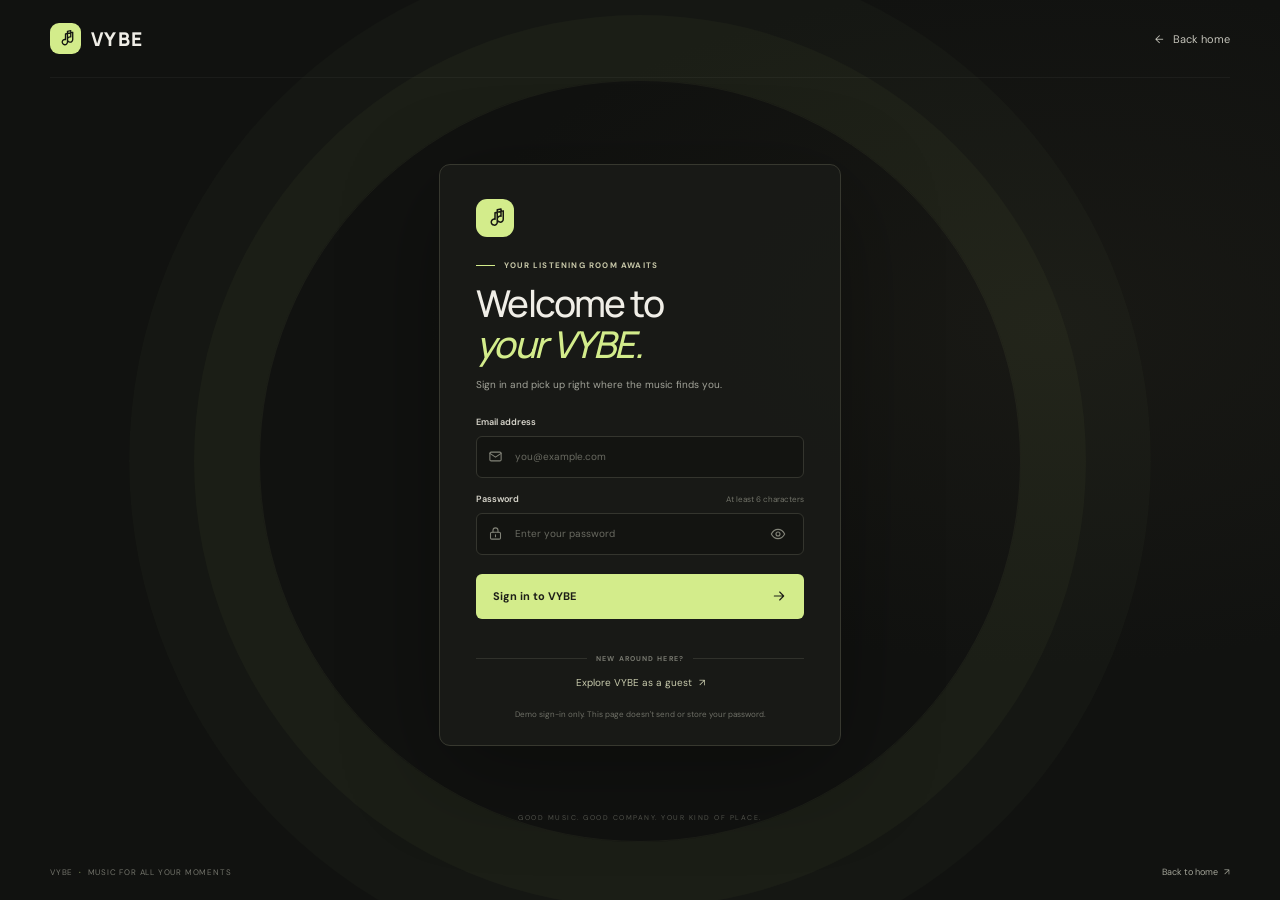
<file: login.html>
<!doctype html>
<html lang="en">
  <head>
    <meta charset="UTF-8" />
    <meta name="viewport" content="width=device-width, initial-scale=1.0" />
    <meta name="theme-color" content="#111210" />
    <meta name="description" content="Sign in to VYBE and get back to the music you love." />
    <title>Sign in — VYBE</title>
    <link rel="preconnect" href="https://fonts.googleapis.com" />
    <link rel="preconnect" href="https://fonts.gstatic.com" crossorigin />
    <link
      href="https://fonts.googleapis.com/css2?family=DM+Sans:wght@400;500;600;700&family=Manrope:wght@400;500;600;700;800&display=swap"
      rel="stylesheet"
    />
    <link rel="stylesheet" href="portal.css" />
    <script src="portal.js" defer></script>
  </head>
  <body class="portal-page login-page">
    <header class="portal-header">
      <a class="portal-brand" href="index.html" aria-label="Back to VYBE home">
        <span class="portal-brand-icon" aria-hidden="true">
          <svg viewBox="0 0 32 32"><path d="M19 5v16.5a4 4 0 1 1-3-3.87V9l11-2.5v11a4 4 0 1 1-3-3.87V4l-5 1Z" /></svg>
        </span>
        <span>VYBE</span>
      </a>
      <a class="header-login" href="index.html"><span aria-hidden="true">←</span> Back home</a>
    </header>

    <main class="login-main">
      <section class="login-card" aria-labelledby="login-title">
        <div class="login-card-mark" aria-hidden="true">
          <svg viewBox="0 0 32 32"><path d="M19 5v16.5a4 4 0 1 1-3-3.87V9l11-2.5v11a4 4 0 1 1-3-3.87V4l-5 1Z" /></svg>
        </div>
        <p class="portal-eyebrow login-eyebrow"><span></span> YOUR LISTENING ROOM AWAITS</p>
        <h1 id="login-title">Welcome to<br /><em>your VYBE.</em></h1>
        <p class="login-intro">Sign in and pick up right where the music finds you.</p>

        <form class="login-form" id="login-form">
          <label for="email">Email address</label>
          <div class="login-input-wrap">
            <svg viewBox="0 0 24 24" aria-hidden="true"><rect x="3" y="5" width="18" height="14" rx="2" /><path d="m3 7 9 6 9-6" /></svg>
            <input id="email" name="email" type="email" placeholder="you@example.com" autocomplete="email" required />
          </div>

          <div class="password-label">
            <label for="password">Password</label>
            <span>At least 6 characters</span>
          </div>
          <div class="login-input-wrap">
            <svg viewBox="0 0 24 24" aria-hidden="true"><rect x="4" y="10" width="16" height="11" rx="2" /><path d="M8 10V7a4 4 0 0 1 8 0v3M12 14v3" /></svg>
            <input id="password" name="password" type="password" placeholder="Enter your password" autocomplete="current-password" minlength="6" required />
            <button class="password-toggle" type="button" aria-label="Show password" aria-pressed="false">
              <svg viewBox="0 0 24 24" aria-hidden="true"><path d="M2 12s3.6-7 10-7 10 7 10 7-3.6 7-10 7-10-7-10-7Z" /><circle cx="12" cy="12" r="3" /></svg>
            </button>
          </div>

          <button class="portal-button login-submit" type="submit">
            Sign in to VYBE
            <svg viewBox="0 0 24 24" aria-hidden="true"><path d="M5 12h14m-6-6 6 6-6 6" /></svg>
          </button>
          <p class="login-message" id="login-message" role="status" aria-live="polite"></p>
        </form>

        <div class="login-divider"><span></span> NEW AROUND HERE? <span></span></div>
        <a class="create-account-link" href="index.html">Explore VYBE as a guest <span aria-hidden="true">↗</span></a>
        <p class="demo-notice">Demo sign-in only. This page doesn't send or store your password.</p>
      </section>
      <p class="login-backdrop-note">GOOD MUSIC. GOOD COMPANY. YOUR KIND OF PLACE.</p>
    </main>

    <footer class="portal-footer">
      <span>VYBE <span class="footer-dot">·</span> MUSIC FOR ALL YOUR MOMENTS</span>
      <a href="index.html">Back to home <span aria-hidden="true">↗</span></a>
    </footer>
  </body>
</html>
</file>
<file: portal.css>
:root {
  color-scheme: dark;
  --portal-bg: #111210;
  --portal-panel: #191a17;
  --portal-line: #2e3029;
  --portal-text: #f0eee7;
  --portal-muted: #9c9d93;
  --portal-lime: #d3ec8b;
  --portal-orange: #e88962;
  --portal-font-display: "Manrope", sans-serif;
  --portal-font-body: "DM Sans", sans-serif;
}

* { box-sizing: border-box; }
html { min-width: 320px; min-height: 100%; }
body { margin: 0; min-height: 100vh; color: var(--portal-text); background: var(--portal-bg); font-family: var(--portal-font-body); -webkit-font-smoothing: antialiased; }
a { color: inherit; text-decoration: none; }
button, input { font: inherit; }
button:focus-visible, a:focus-visible, input:focus-visible { outline: 2px solid var(--portal-lime); outline-offset: 4px; }
svg { width: 20px; height: 20px; fill: none; stroke: currentColor; stroke-width: 1.7; stroke-linecap: round; stroke-linejoin: round; }

.portal-page { display: flex; flex-direction: column; overflow-x: hidden; background: radial-gradient(ellipse at 82% 36%, #33302438 0%, transparent 42%), var(--portal-bg); }
.portal-header, .portal-footer { display: flex; align-items: center; justify-content: space-between; width: min(100% - 88px, 1180px); margin-right: auto; margin-left: auto; }
.portal-header { height: 78px; flex: 0 0 78px; border-bottom: 1px solid #ffffff0b; }
.portal-brand { display: inline-flex; align-items: center; gap: 10px; font-family: var(--portal-font-display); font-size: 19px; font-weight: 800; letter-spacing: 1.4px; }
.portal-brand-icon { display: grid; width: 31px; height: 31px; place-items: center; color: #141512; border-radius: 9px; background: var(--portal-lime); }
.portal-brand-icon svg { width: 21px; height: 21px; stroke-width: 2; }
.header-login { display: inline-flex; align-items: center; gap: 9px; color: #c3c2b9; font-size: 11px; transition: color .2s; }
.header-login:hover, .portal-footer a:hover { color: var(--portal-lime); }

.landing-hero { position: relative; display: grid; grid-template-columns: 1fr 1fr; align-items: center; width: min(100% - 88px, 1180px); min-height: 493px; margin: 31px auto 0; overflow: hidden; border: 1px solid #474337; border-radius: 13px; background: linear-gradient(113deg, #24231d 0%, #23221c 42%, #30271f 100%); }
.landing-hero::before { position: absolute; inset: 0; background: linear-gradient(90deg, #22221d 0%, #22221d 32%, #22221dcf 48%, #22221d18 100%), url("https://images.unsplash.com/photo-1470252649378-9c29740c9fa8?auto=format&fit=crop&w=1800&q=85") center 48% / cover; opacity: .68; content: ""; }
.landing-copy { position: relative; z-index: 2; align-self: stretch; display: flex; flex-direction: column; justify-content: center; padding: 45px 0 47px clamp(36px, 6vw, 78px); }
.portal-eyebrow { display: flex; align-items: center; gap: 9px; margin: 0 0 19px; color: #c8c8a9; font-size: 9px; font-weight: 700; letter-spacing: 1.65px; }
.portal-eyebrow > span { width: 19px; height: 1px; background: var(--portal-lime); }
.landing-copy h1, .login-card h1 { margin: 0; font-family: var(--portal-font-display); font-size: clamp(43px, 5.4vw, 68px); font-weight: 500; letter-spacing: -3.8px; line-height: 1.05; }
.landing-copy h1 em, .login-card h1 em { color: var(--portal-lime); font-weight: 500; }
.landing-description { max-width: 390px; margin: 19px 0 23px; color: #bbb9ab; font-size: 12px; line-height: 1.8; }
.landing-actions { display: flex; align-items: center; flex-wrap: wrap; gap: 17px; }
.portal-button { display: inline-flex; align-items: center; justify-content: center; gap: 20px; min-height: 45px; padding: 0 17px; color: #1d1e18; border: 0; border-radius: 6px; background: var(--portal-lime); font-size: 11px; font-weight: 700; transition: transform .2s, filter .2s; cursor: pointer; }
.portal-button:hover { transform: translateY(-2px); filter: brightness(1.05); }
.portal-button svg { width: 16px; height: 16px; }
.landing-caption { color: #aaa99d; font-size: 9px; }
.landing-social-proof { display: flex; align-items: center; gap: 12px; margin-top: 37px; color: #aaa99e; font-size: 9px; line-height: 1.6; }
.proof-avatars { display: flex; padding-left: 4px; }
.proof-avatars img { width: 26px; height: 26px; margin-left: -4px; border: 2px solid #292820; border-radius: 50%; object-fit: cover; }

.landing-art { position: relative; align-self: stretch; min-height: 430px; overflow: hidden; }
.art-glow { position: absolute; top: 50%; left: 52%; width: min(410px, 86%); aspect-ratio: 1; border-radius: 50%; background: radial-gradient(circle, #f8b28085 0%, #d979573b 38%, #30271f00 72%); filter: blur(7px); transform: translate(-50%, -50%); }
.art-orbit { position: absolute; top: 49%; left: 52%; width: 79%; height: 52%; border: 1px solid #e8c79455; border-radius: 50%; transform: translate(-50%, -50%) rotate(-24deg); }
.orbit-b { width: 67%; height: 77%; border-color: #e39b7270; transform: translate(-50%, -50%) rotate(35deg); }
.orbit-c { width: 95%; height: 36%; border-color: #d4df9760; transform: translate(-50%, -50%) rotate(48deg); }
.art-disc { position: absolute; top: 49%; left: 52%; display: grid; width: clamp(150px, 21vw, 240px); aspect-ratio: 1; place-items: center; overflow: hidden; border: 1px solid #f3d09b9c; border-radius: 50%; background: repeating-radial-gradient(circle, #df9169 0 3px, #b85e50 4px 5px, #e5a576 6px 7px); box-shadow: 0 0 55px #de896a70, inset -16px -16px 36px #572f36a1; transform: translate(-50%, -50%) rotate(-14deg); }
.art-disc::after { position: absolute; inset: 12%; border: 1px solid #f4cb9d88; border-radius: 50%; content: ""; }
.disc-core { z-index: 1; width: 37%; aspect-ratio: 1; border: 1px solid #ffdc9c; border-radius: 50%; background: radial-gradient(circle at 34% 30%, #f8d69c, #c56450 75%); box-shadow: 0 0 25px #f6d29b79; }
.disc-label { position: absolute; z-index: 2; right: 25%; bottom: 30%; display: flex; align-items: center; gap: 5px; color: #ffe3b4; font-family: var(--portal-font-display); font-size: 8px; font-weight: 800; letter-spacing: 1px; transform: rotate(14deg); }.disc-label span { color: var(--portal-lime); font-size: 12px; }
.floating-note { position: absolute; color: #e2d79c; font-family: var(--portal-font-display); font-size: 32px; }.note-one { top: 20%; left: 22%; transform: rotate(-15deg); }.note-two { right: 16%; bottom: 25%; color: #e89a77; transform: rotate(13deg); }
.art-side-label { position: absolute; top: 48%; left: 7%; color: #dbd3bc; font-size: 7px; letter-spacing: 1.35px; transform: rotate(-90deg); transform-origin: left center; }
.art-track-label { position: absolute; right: 26px; bottom: 42px; display: grid; gap: 5px; color: #f4dbb8; text-align: right; }.art-track-label span { color: #c4b393; font-size: 7px; letter-spacing: 1.2px; }.art-track-label strong { font-family: var(--portal-font-display); font-size: 9px; letter-spacing: 1px; }
.art-wave { position: absolute; bottom: 49px; left: 34px; display: flex; align-items: center; gap: 3px; height: 23px; }.art-wave span { width: 2px; border-radius: 2px; background: #d1e48c; }.art-wave span:nth-child(4n+1) { height: 7px; }.art-wave span:nth-child(4n+2) { height: 15px; }.art-wave span:nth-child(4n+3) { height: 21px; }.art-wave span:nth-child(4n) { height: 11px; }
.hero-edition { position: absolute; right: 20px; top: 18px; z-index: 2; color: #ded3ba; font-size: 7px; font-weight: 700; letter-spacing: 1.2px; }.hero-edition span { padding: 0 5px; color: var(--portal-lime); }

.portal-highlights { display: grid; grid-template-columns: repeat(3, 1fr); gap: 13px; width: min(100% - 88px, 1180px); margin: 23px auto 0; }
.highlight-card { position: relative; min-height: 120px; padding: 17px 19px; border: 1px solid #2d2e28; border-radius: 8px; background: linear-gradient(140deg, #1a1b18, #171815); }
.highlight-number { position: absolute; top: 16px; right: 16px; color: #64655b; font-size: 8px; letter-spacing: 1px; }
.highlight-icon { color: var(--portal-lime); font-size: 18px; }.highlight-icon-orange { color: #e89773; }.highlight-icon-blue { color: #9cb9ba; }
.highlight-card h2 { margin: 8px 0 5px; font-family: var(--portal-font-display); font-size: 12px; font-weight: 700; }
.highlight-card p { max-width: 280px; margin: 0; color: #93948a; font-size: 9px; line-height: 1.6; }
.portal-footer { min-height: 57px; margin-top: auto; color: #73746b; font-size: 8px; letter-spacing: .8px; }
.footer-dot { padding: 0 3px; color: var(--portal-lime); }
.portal-footer a { display: inline-flex; align-items: center; gap: 6px; color: #a4a599; font-size: 9px; letter-spacing: 0; transition: color .2s; }

.login-main { position: relative; display: grid; flex: 1; place-items: center; padding: 35px 20px 46px; }
.login-main::before { position: absolute; top: 50%; left: 50%; width: min(760px, 95vw); aspect-ratio: 1; border: 1px solid #d5ec8b0e; border-radius: 50%; box-shadow: 0 0 0 65px #d5ec8b08, 0 0 0 130px #d5ec8b05; content: ""; pointer-events: none; transform: translate(-50%, -50%); }
.login-card { position: relative; z-index: 1; width: min(100%, 402px); padding: 34px 36px 25px; border: 1px solid #37382f; border-radius: 11px; background: #191a17ed; box-shadow: 0 25px 100px #0005; }
.login-card-mark { display: grid; width: 38px; height: 38px; margin-bottom: 23px; place-items: center; color: #171813; border-radius: 11px; background: var(--portal-lime); }.login-card-mark svg { width: 24px; height: 24px; stroke-width: 2; }
.login-eyebrow { margin-bottom: 13px; font-size: 8px; letter-spacing: 1.2px; }
.login-card h1 { font-size: 37px; letter-spacing: -1.6px; line-height: 1.1; }
.login-intro { margin: 11px 0 23px; color: #a2a399; font-size: 10px; line-height: 1.7; }
.login-form { display: grid; gap: 8px; }.login-form > label, .password-label label { color: #d8d6cc; font-size: 9px; font-weight: 600; }
.login-input-wrap { display: flex; align-items: center; gap: 10px; height: 42px; padding: 0 11px; border: 1px solid #34352e; border-radius: 6px; background: #131411; transition: border-color .2s; }.login-input-wrap:focus-within { border-color: #707555; }
.login-input-wrap > svg { width: 15px; height: 15px; flex: 0 0 auto; color: #828378; }
.login-input-wrap input { width: 100%; min-width: 0; color: var(--portal-text); border: 0; outline: 0; background: transparent; font-size: 10px; }.login-input-wrap input::placeholder { color: #696a61; }
.password-label { display: flex; align-items: center; justify-content: space-between; margin-top: 7px; }.password-label span { color: #717268; font-size: 8px; }
.password-toggle { display: grid; width: 28px; height: 28px; flex: 0 0 auto; place-items: center; padding: 0; color: #838479; border: 0; border-radius: 5px; background: transparent; cursor: pointer; }.password-toggle:hover { color: var(--portal-lime); }.password-toggle svg { width: 16px; height: 16px; }
.login-submit { width: 100%; justify-content: space-between; margin-top: 11px; }
.login-message { min-height: 12px; margin: 0; color: #d9e7a5; font-size: 9px; text-align: center; }
.login-divider { display: flex; align-items: center; gap: 9px; margin: 15px 0 13px; color: #77786f; font-size: 7px; font-weight: 700; letter-spacing: 1.1px; }.login-divider span { height: 1px; flex: 1; background: #30312b; }
.create-account-link { display: block; color: #c8cbad; font-size: 10px; text-align: center; transition: color .2s; }.create-account-link:hover { color: var(--portal-lime); }.create-account-link span { padding-left: 4px; }
.demo-notice { margin: 19px 0 0; color: #6f7067; font-size: 8px; line-height: 1.5; text-align: center; }
.login-backdrop-note { position: absolute; bottom: 14px; color: #55564f; font-size: 7px; letter-spacing: 1.5px; }

@media (min-width: 1450px) { .landing-hero { min-height: 540px; }.landing-art { min-height: 490px; }.portal-highlights { margin-top: 27px; }.highlight-card { min-height: 132px; padding: 20px 22px; } }
@media (max-width: 780px) {
  .portal-header, .portal-footer, .landing-hero, .portal-highlights { width: calc(100% - 40px); }
  .landing-hero { min-height: 420px; grid-template-columns: 1.08fr .92fr; margin-top: 20px; }.landing-copy { padding-left: 27px; }.landing-copy h1 { font-size: clamp(38px, 7vw, 52px); }.landing-description { max-width: 300px; font-size: 10px; }.landing-art { min-height: 395px; }.art-track-label { right: 13px; }.art-wave { left: 16px; }.portal-highlights { gap: 8px; }.highlight-card { padding: 14px 12px; }.highlight-card p { font-size: 8px; }.highlight-card h2 { font-size: 10px; }
}
@media (max-width: 560px) {
  .portal-header, .portal-footer, .landing-hero, .portal-highlights { width: calc(100% - 28px); }
  .portal-header { height: 64px; flex-basis: 64px; }.portal-brand { font-size: 16px; }.portal-brand-icon { width: 28px; height: 28px; }.header-login { font-size: 10px; }
  .landing-hero { display: flex; min-height: 0; flex-direction: column; align-items: stretch; margin-top: 14px; }.landing-hero::before { background: linear-gradient(180deg, #22221de8 0%, #22221d 46%, #22221d45 100%), url("https://images.unsplash.com/photo-1470252649378-9c29740c9fa8?auto=format&fit=crop&w=900&q=80") center / cover; }.landing-copy { padding: 31px 22px 0; }.portal-eyebrow { margin-bottom: 16px; font-size: 8px; }.landing-copy h1 { font-size: clamp(42px, 12vw, 58px); letter-spacing: -2.7px; }.landing-description { max-width: 340px; margin: 14px 0 18px; font-size: 10px; }.landing-actions { gap: 12px; }.portal-button { min-height: 42px; }.landing-caption { max-width: 100px; font-size: 8px; line-height: 1.5; }.landing-social-proof { margin-top: 22px; font-size: 8px; }
  .landing-art { min-height: 230px; }.art-disc { top: 48%; left: 54%; width: 158px; }.art-orbit { top: 48%; left: 54%; width: 75%; height: 56%; }.orbit-b { width: 65%; height: 80%; }.orbit-c { width: 92%; height: 39%; }.note-one { top: 8%; left: 20%; }.note-two { right: 14%; bottom: 16%; }.art-side-label { top: 42%; }.art-track-label { right: 13px; bottom: 24px; }.art-wave { bottom: 31px; left: 17px; }.hero-edition { top: 14px; right: 13px; font-size: 6px; }
  .portal-highlights { grid-template-columns: 1fr; gap: 7px; margin-top: 13px; }.highlight-card { display: grid; grid-template-columns: 27px 1fr auto; align-items: center; min-height: 69px; column-gap: 9px; padding: 10px 12px; }.highlight-icon { grid-row: 1 / span 2; font-size: 17px; }.highlight-card h2 { margin: 0 0 3px; font-size: 10px; }.highlight-card p { grid-column: 2 / 4; font-size: 8px; }.highlight-number { top: 10px; right: 12px; }
  .portal-footer { min-height: 48px; margin-top: 9px; font-size: 6px; letter-spacing: .5px; }.portal-footer a { font-size: 8px; }
  .login-main { padding: 27px 14px 48px; }.login-card { padding: 27px 23px 21px; }.login-card h1 { font-size: 34px; }.login-card-mark { margin-bottom: 20px; }.login-backdrop-note { bottom: 12px; font-size: 6px; letter-spacing: 1px; }
}
@media (prefers-reduced-motion: reduce) { *, *::before, *::after { scroll-behavior: auto !important; transition-duration: .01ms !important; animation-duration: .01ms !important; } }
</file>
